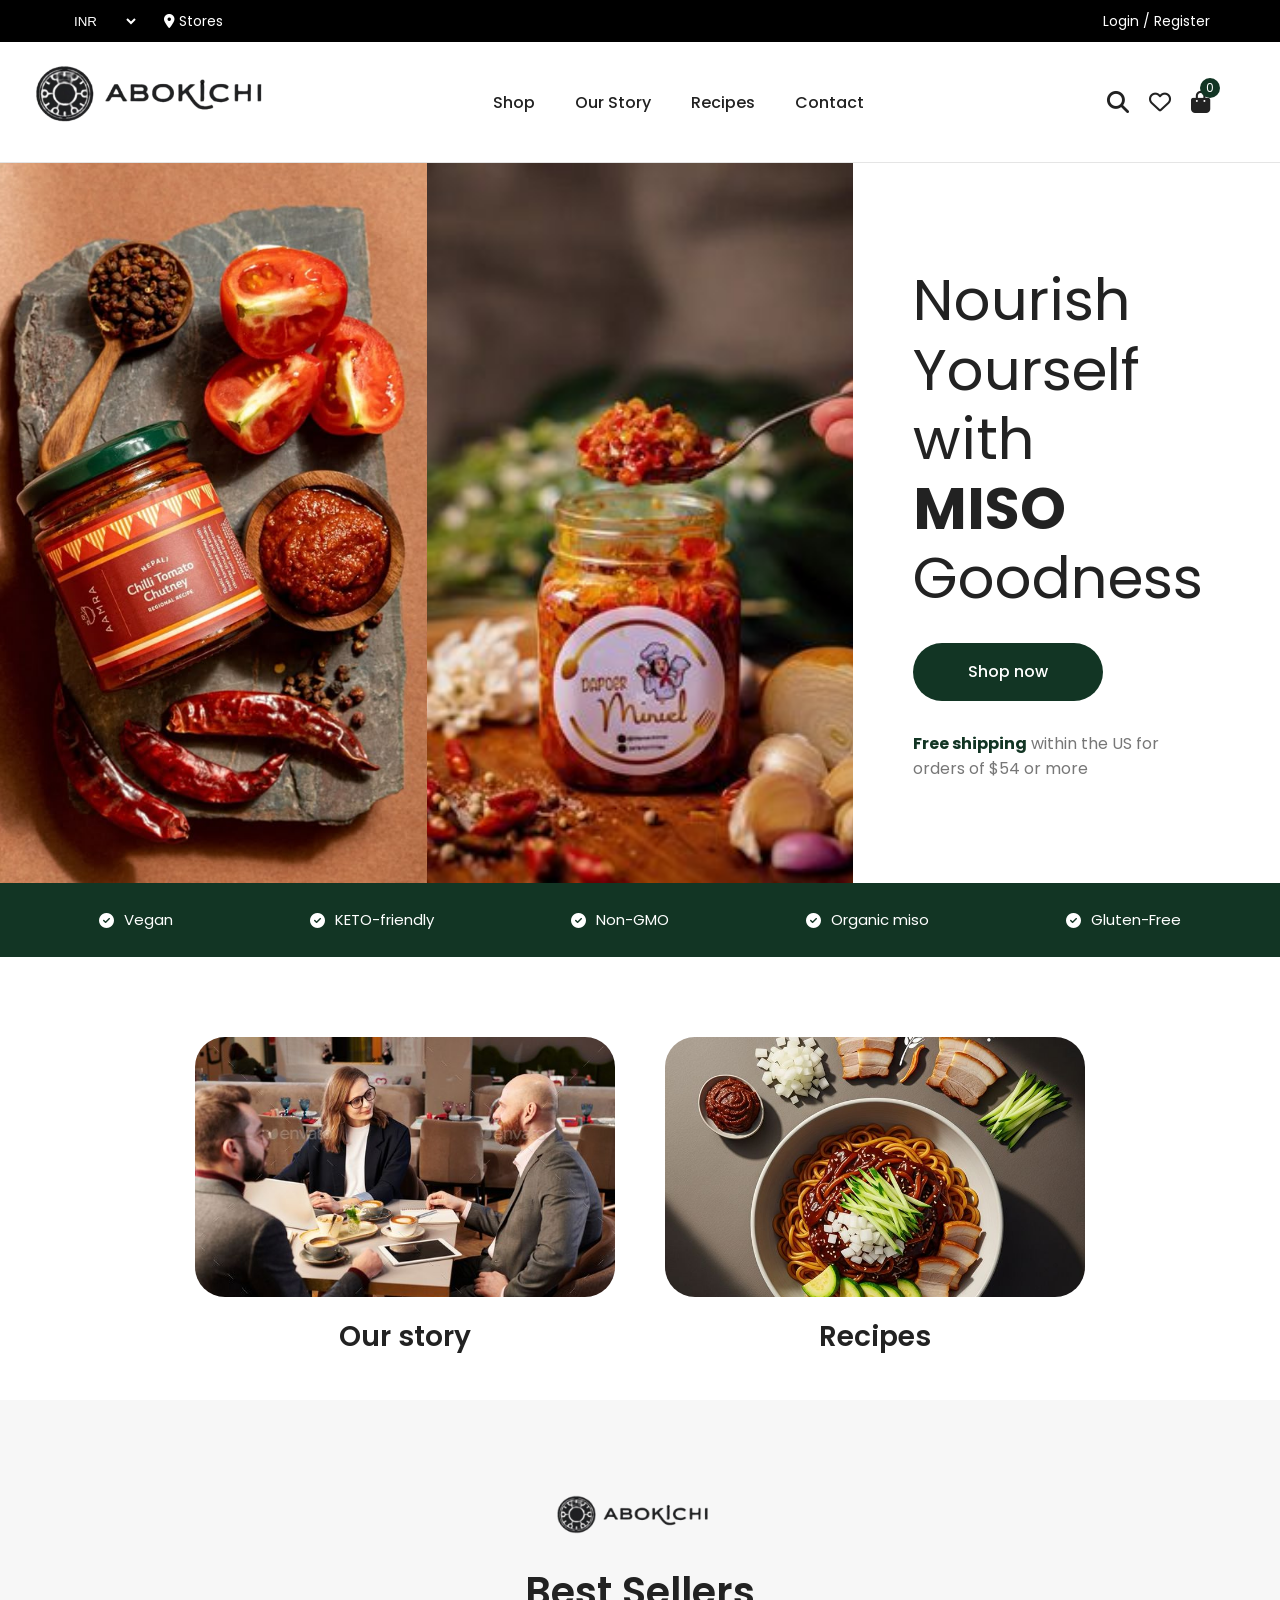
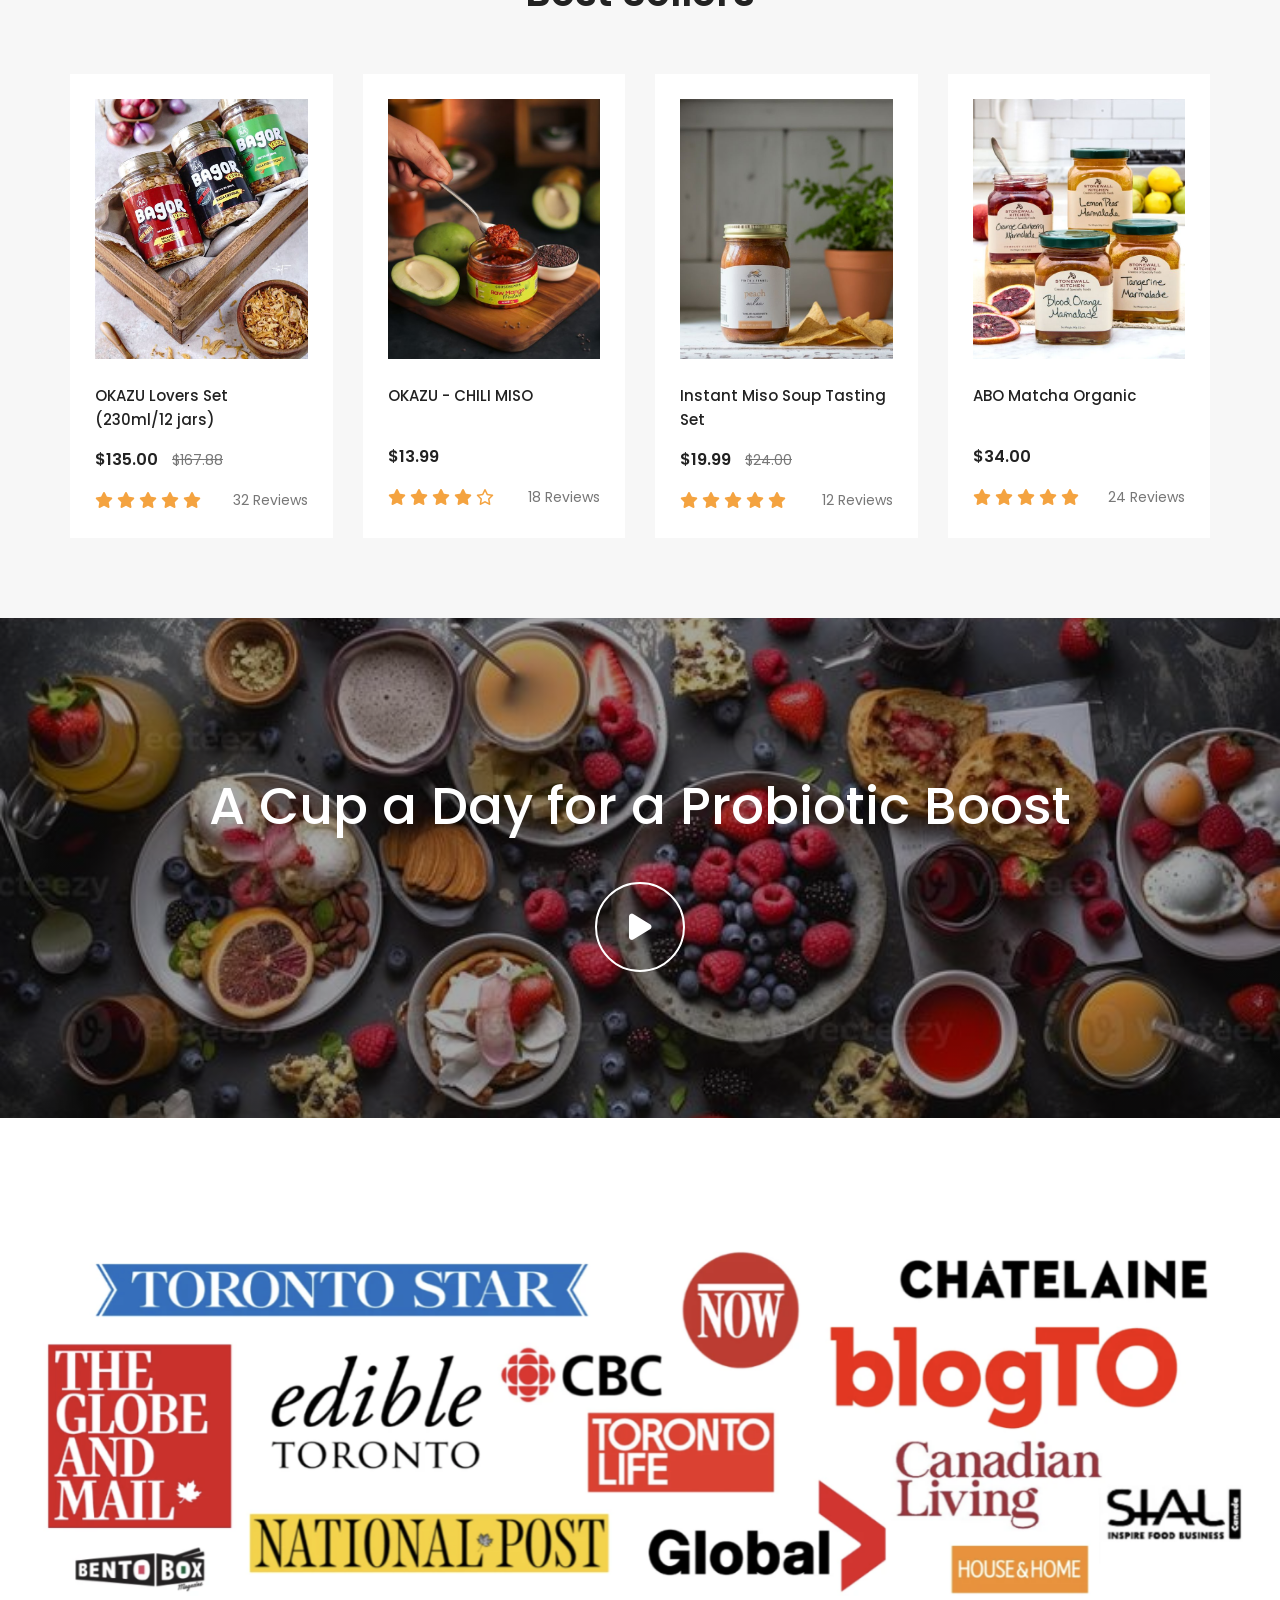
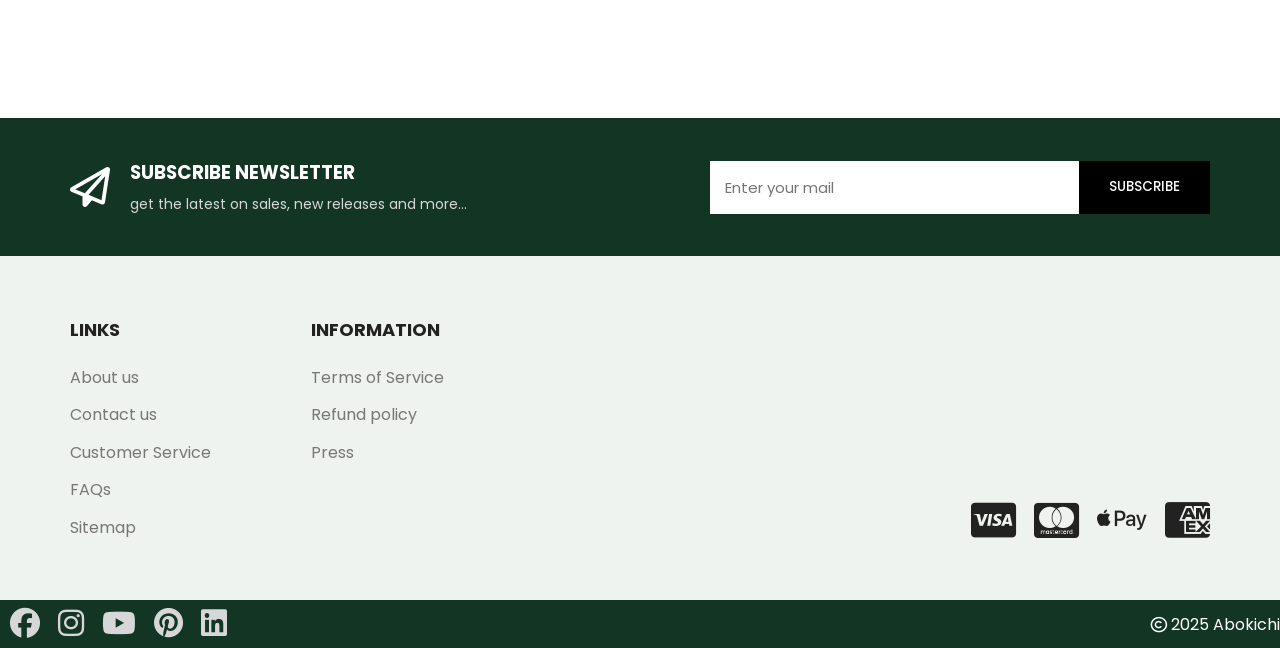
<file: index.html>
<!doctype html>
<html lang="en">
  <head>
    <title>Abokichi</title>
    <meta charset="UTF-8" />
    <meta name="viewport" content="width=device-width, initial-scale=1.0" />
    <meta
      name="description"
      content="Abokichi - Nourish Yourself with Miso Goodness"
    />
    <link rel="preconnect" href="https://fonts.googleapis.com" />
    <link rel="preconnect" href="https://fonts.gstatic.com" crossorigin />
    <link
      href="https://fonts.googleapis.com/css2?family=Poppins:wght@300;400;500;600;700&display=swap"
      rel="stylesheet"
    />
    <link
      rel="stylesheet"
      href="https://cdnjs.cloudflare.com/ajax/libs/font-awesome/6.5.2/css/all.min.css"
    />
    <link rel="stylesheet" href="./css/style.css" />
  </head>
  <body>
    <header>
      <div class="top-bar">
        <div class="top-left">
          <div class="currency-selection">
            <select class="currency">
              <option value="INR">INR</option>
              <option value="USD">USD</option>
              <option value="POUND">POUND</option>
              <option value="YEN">YEN</option>
            </select>
          </div>

          <div class="store-location">
            <i class="fa-solid fa-location-dot"></i>
            <span>Stores</span>
          </div>
        </div>

        <div class="top-right">
          <a href="#">Login / Register</a>
        </div>
      </div>

      <nav class="navbar">
        <div class="logo">
          <a href="index.html">
            <img src="./assets/icon/logo.png" alt="Abokichi Logo" />
          </a>
        </div>

        <ul class="nav-links">
          <li><a href="products.html">Shop</a></li>
          <li><a href="#">Our Story</a></li>
          <li><a href="#">Recipes</a></li>
          <li><a href="#">Contact</a></li>
        </ul>

        <div class="nav-icons">
          <button aria-label="Search">
            <i class="fa-solid fa-magnifying-glass"></i>
          </button>

          <button aria-label="Wishlist">
            <i class="fa-regular fa-heart"></i>
          </button>

          <button aria-label="Cart" class="cart-btn">
            <i class="fa-solid fa-bag-shopping"></i>
            <span class="cart-count" id="cart-count"> 0 </span>
          </button>
        </div>
      </nav>
    </header>

    <main>
      <section class="hero-section">
        <div class="hero-images">
          <div class="hero-image-left">
            <img src="./assets/image/hero-page-left.jpeg" alt="Food Bowl" />
          </div>

          <div class="hero-image-right">
            <img src="./assets/image/hero-page-right.jpeg" alt="Healthy Food" />
          </div>
        </div>

        <div class="hero-content">
          <h1>
            Nourish <br />
            Yourself with <br />
            <span>MISO</span> <br />
            Goodness
          </h1>

          <a href="products.html" class="shop-btn"> Shop now </a>

          <p>
            <strong>Free shipping</strong>
            within the US for orders of $54 or more
          </p>
        </div>
      </section>

      <section class="feature-bar">
        <div class="feature-item">
          <i class="fa-solid fa-circle-check"></i>
          <span>Vegan</span>
        </div>

        <div class="feature-item">
          <i class="fa-solid fa-circle-check"></i>
          <span>KETO-friendly</span>
        </div>

        <div class="feature-item">
          <i class="fa-solid fa-circle-check"></i>
          <span>Non-GMO</span>
        </div>

        <div class="feature-item">
          <i class="fa-solid fa-circle-check"></i>
          <span>Organic miso</span>
        </div>

        <div class="feature-item">
          <i class="fa-solid fa-circle-check"></i>
          <span>Gluten-Free</span>
        </div>
      </section>

      <section class="story-recipes">
        <article class="story-card">
          <img src="./assets/image/story.jpeg" alt="Our Story" />
          <h2>Our story</h2>
        </article>

        <article class="story-card">
          <img src="./assets/image/recipe.jpeg" alt="Recipes" />
          <h2>Recipes</h2>
        </article>
      </section>

      <section class="best-sellers">
        <div class="section-title">
          <img src="./assets/icon/logo.png" alt="Logo Icon" />
          <h2>Best Sellers</h2>
        </div>

        <div class="product-grid">
          <article class="product-card">
            <a href="products.html">
              <img src="./assets/image/product1.jpeg" alt="Product 1" />
            </a>
            <h3>OKAZU Lovers Set (230ml/12 jars)</h3>
            <div class="price">
              <span class="new-price">$135.00</span>
              <span class="old-price">$167.88</span>
            </div>

            <div class="ratings">
              <div class="stars">
                <i class="fa-solid fa-star"></i>
                <i class="fa-solid fa-star"></i>
                <i class="fa-solid fa-star"></i>
                <i class="fa-solid fa-star"></i>
                <i class="fa-solid fa-star"></i>
              </div>
              <span>32 Reviews</span>
            </div>
          </article>

          <article class="product-card">
            <a href="products.html">
              <img src="./assets/image/product2.jpeg" alt="Product 2" />
            </a>
            <h3>OKAZU - CHILI MISO</h3>
            <div class="price">
              <span class="new-price">$13.99</span>
            </div>
            <div class="ratings">
              <div class="stars">
                <i class="fa-solid fa-star"></i>
                <i class="fa-solid fa-star"></i>
                <i class="fa-solid fa-star"></i>
                <i class="fa-solid fa-star"></i>
                <i class="fa-regular fa-star"></i>
              </div>
              <span>18 Reviews</span>
            </div>
          </article>

          <article class="product-card">
            <a href="products.html">
              <img src="./assets/image/product3.jpeg" alt="Product 3" />
            </a>
            <h3>Instant Miso Soup Tasting Set</h3>
            <div class="price">
              <span class="new-price">$19.99</span>
              <span class="old-price">$24.00</span>
            </div>
            <div class="ratings">
              <div class="stars">
                <i class="fa-solid fa-star"></i>
                <i class="fa-solid fa-star"></i>
                <i class="fa-solid fa-star"></i>
                <i class="fa-solid fa-star"></i>
                <i class="fa-solid fa-star"></i>
              </div>
              <span>12 Reviews</span>
            </div>
          </article>

          <article class="product-card">
            <a href="products.html">
              <img src="./assets/image/product4.jpeg" alt="Product 4" />
            </a>
            <h3>ABO Matcha Organic</h3>
            <div class="price">
              <span class="new-price">$34.00</span>
            </div>
            <div class="ratings">
              <div class="stars">
                <i class="fa-solid fa-star"></i>
                <i class="fa-solid fa-star"></i>
                <i class="fa-solid fa-star"></i>
                <i class="fa-solid fa-star"></i>
                <i class="fa-solid fa-star"></i>
              </div>
              <span>24 Reviews</span>
            </div>
          </article>
        </div>
      </section>

      <section class="video-section">
        <div class="video-overlay">
          <h2>A Cup a Day for a Probiotic Boost</h2>
          <a
            href="https://youtu.be/UfAy3DPr8QE"
            target="_blank"
            class="play-btn"
            aria-label="Play Video"
          >
            <i class="fa-solid fa-play"></i>
          </a>
        </div>
      </section>

      <section class="brand-logos">
        <img src="./assets/image/partner-logos.png" alt="Toronto Star" />
      </section>

      <section class="newsletter">
        <div class="newsletter-left">
          <i class="fa-regular fa-paper-plane"></i>
          <div>
            <h3>SUBSCRIBE NEWSLETTER</h3>
            <p>get the latest on sales, new releases and more...</p>
          </div>
        </div>

        <form class="newsletter-form">
          <input type="email" placeholder="Enter your mail" required />
          <button type="submit">SUBSCRIBE</button>
        </form>
      </section>
    </main>

    <footer class="footer">
      <div class="footer-links">
        <div class="footer-column">
          <h4>LINKS</h4>
          <ul>
            <li><a href="#">About us</a></li>
            <li><a href="#">Contact us</a></li>
            <li><a href="#">Customer Service</a></li>
            <li><a href="#">FAQs</a></li>
            <li><a href="#">Sitemap</a></li>
          </ul>
        </div>

        <div class="footer-column">
          <h4>INFORMATION</h4>
          <ul>
            <li><a href="#">Terms of Service</a></li>
            <li><a href="#">Refund policy</a></li>
            <li><a href="#">Press</a></li>
          </ul>
        </div>
      </div>

      <div class="payment-methods">
        <i class="fa-brands fa-cc-visa"></i>
        <i class="fa-brands fa-cc-mastercard"></i>
        <i class="fa-brands fa-apple-pay"></i>
        <i class="fa-brands fa-cc-amex"></i>
      </div>
    </footer>

    <div class="Bottom-line">
      <div class="social-media">
        <a href="#"><i class="fa-brands fa-facebook"></i></a>
        <a href="#"><i class="fa-brands fa-instagram"></i></a>
        <a href="#"><i class="fa-brands fa-youtube"></i></a>
        <a href="#"><i class="fa-brands fa-pinterest"></i></a>
        <a href="#"><i class="fa-brands fa-linkedin"></i></a>
      </div>
      <div class="rights">
        <p><i class="fa-regular fa-copyright"></i> 2025 Abokichi</p>
      </div>
    </div>
  </body>
</html>
</file>
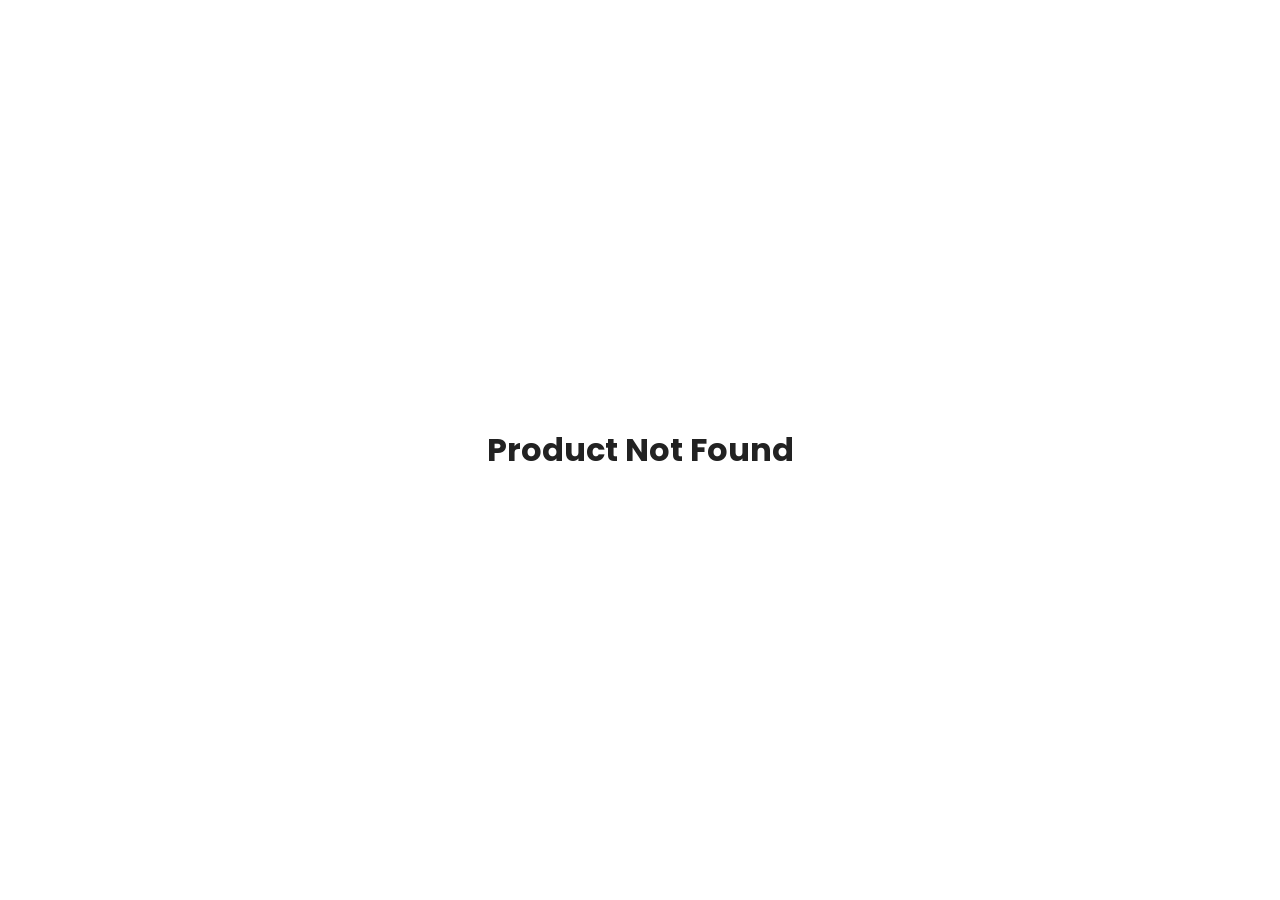
<file: product-detail.html>
<!doctype html>
<html lang="en">
  <head>
    <meta charset="UTF-8" />
    <meta name="viewport" content="width=device-width, initial-scale=1.0" />
    <title>Product Detail | Abokichi</title>
    <link href="https://fonts.googleapis.com/css2?family=Poppins:wght@300;400;500;600;700&display=swap" rel="stylesheet"/>
    <link rel="stylesheet" href="https://cdnjs.cloudflare.com/ajax/libs/font-awesome/6.5.2/css/all.min.css"/>
    <link rel="stylesheet" href="./css/style.css" />
    <link rel="stylesheet" href="./css/details.css" />
  </head>

  <body>
    <header>
      <div class="top-bar">
        <div class="top-left">
          <div class="currency-selection">
            <select class="currency">
              <option value="INR">INR</option>
              <option value="USD">USD</option>
              <option value="POUND">POUND</option>
              <option value="YEN">YEN</option>
            </select>
          </div>

          <div class="store-location">
            <i class="fa-solid fa-location-dot"></i>
            <span>Stores</span>
          </div>
        </div>

        <div class="top-right">
          <a href="#">Login / Register</a>
        </div>
      </div>

      <nav class="navbar">
        <div class="logo">
          <a href="index.html">
            <img src="./assets/icon/logo.png" alt="Abokichi Logo" />
          </a>
        </div>

        <ul class="nav-links">
          <li><a href="products.html">Shop</a></li>
          <li><a href="#">Our Story</a></li>
          <li><a href="#">Recipes</a></li>
          <li><a href="#">Contact</a></li>
        </ul>

        <div class="nav-icons">
          <button aria-label="Search">
            <i class="fa-solid fa-magnifying-glass"></i>
          </button>

          <button aria-label="Wishlist">
            <i class="fa-regular fa-heart"></i>
          </button>

          <button aria-label="Cart" class="">
            <i class="fa-solid fa-bag-shopping"></i>
            <span class="cart-count" id="cart-count"> 0 </span>
          </button>
        </div>
      </nav>
    </header>

    <main class="detail-wrapper">
      <div class="breadcrumb">
        <a href="products.html" style="color:rgb(82, 82, 82);text-decoration:underline">Shop ></a><span></span>
      </div>

      <section class="product-section">
        <div class="gallery-section">
          <div class="main-image">
            <img id="mainImage" src="" alt="Product" />
          </div>

          <div class="thumbnail-wrapper">
            <button class="arrow-btn">
              <i class="fa-solid fa-chevron-left"></i>
            </button>

            <div class="thumbnails" id="thumbnailContainer"></div>

            <button class="arrow-btn">
              <i class="fa-solid fa-chevron-right"></i>
            </button>
          </div>
        </div>

        <div class="product-info">
          <h1 id="product-title"></h1>

          <div class="price-row">
            <span class="price" id="product-price"></span>
            <span class="old-price" id="product-old-price"> </span>
          </div>

          <div class="rating-row">
            <div class="stars" id="product-stars"></div>
            <span id="product-reviews"></span>
          </div>

          <p class="short-description" id="product-description"></p>

          <div class="button-group">
            <button class="cart-btn">ADD TO CART</button>
            <button class="buy-btn">Buy Now</button>
          </div>

          <button id="wishlist-btn">
            <i class="fa-regular fa-heart" id="toggle"></i>
            WISHLIST
          </button>

          <div class="share-row">
            <span>SHARE:</span>

            <div class="share-icons">
              <i class="fa-brands fa-facebook-f"></i>
              <i class="fa-brands fa-twitter"></i>
              <i class="fa-brands fa-pinterest-p"></i>
            </div>
          </div>
        </div>
      </section>

      <section class="tabs-section">
        <div class="tab-buttons">
          <button class="tab-btn active-tab" data-tab="description">DESCRIPTION</button>
          <button class="tab-btn" data-tab="reviews">REVIEWS</button>
          <button class="tab-btn" data-tab="videos">VIDEOS</button>
          <button class="tab-btn" data-tab="comments">COMMENTS</button>
        </div>

        <div class="tab-content">
          <div class="tab-panel active-panel" id="description">
            <p>
              Your new cooking BFF! You can add this to virtually everything.
              Try it on rice, on meat or tofu, in your burger, ramen and pretty
              much anything.
            </p>
            <br />
            <p>
              Chili OKAZU is an umami-rich chili, miso, and sesame oil based
              condiment often eaten with rice in Japan, which can also be used
              to top chicken, burgers, fish, eggs, potatoes, and more.
            </p>
            <br />
            <p>
              Use it as a marinade or as an ingredient in your own homemade
              salad dressing, this condiment is versatile and we encourage you
              to experiment.
            </p>
            <br />
            <p>HEAT LEVEL: MILD-MEDIUM</p>
            <br />
            <p>
              INGREDIENTS: SUNFLOWER OIL, SESAME OIL, GARLIC, MISO PASTE, TAMARI
              SOY SAUCE, CHILI POWDER.
            </p>
          </div>

          <div class="tab-panel" id="reviews">
            <p>No reviews yet.</p>
          </div>

          <div class="tab-panel" id="videos">
            <iframe
              width="100%"
              height="450"
              src="https://www.youtube.com/embed/UfAy3DPr8QE"
              title="YouTube Video"
              frameborder="0"
              allowfullscreen
            >
            </iframe>
          </div>

          <div class="tab-panel" id="comments">
            <p>No comments yet.</p>
          </div>
        </div>
      </section>
    </main>

     <footer class="footer">
      <div class="footer-links">
        <div class="footer-column">
          <h4>LINKS</h4>
          <ul>
            <li><a href="#">About us</a></li>
            <li><a href="#">Contact us</a></li>
            <li><a href="#">Customer Service</a></li>
            <li><a href="#">FAQs</a></li>
            <li><a href="#">Sitemap</a></li>
          </ul>
        </div>

        <div class="footer-column">
          <h4>INFORMATION</h4>
          <ul>
            <li><a href="#">Terms of Service</a></li>
            <li><a href="#">Refund policy</a></li>
            <li><a href="#">Press</a></li>
          </ul>
        </div>
      </div>

      <div class="payment-methods">
        <i class="fa-brands fa-cc-visa"></i>
        <i class="fa-brands fa-cc-mastercard"></i>
        <i class="fa-brands fa-apple-pay"></i>
        <i class="fa-brands fa-cc-amex"></i>
      </div>
    </footer>

    <div class="Bottom-line">
      <div class="social-media">
        <a href="#"><i class="fa-brands fa-facebook"></i></a>
        <a href="#"><i class="fa-brands fa-instagram"></i></a>
        <a href="#"><i class="fa-brands fa-youtube"></i></a>
        <a href="#"><i class="fa-brands fa-pinterest"></i></a>
        <a href="#"><i class="fa-brands fa-linkedin"></i></a>
      </div>
      <div class="rights">
        <p><i class="fa-regular fa-copyright"></i> 2025 Abokichi</p>
      </div>
    </div>
    <script src="./js/data.js"></script>
    <script src="./js/details.js"></script>
  </body>
</html>
</file>
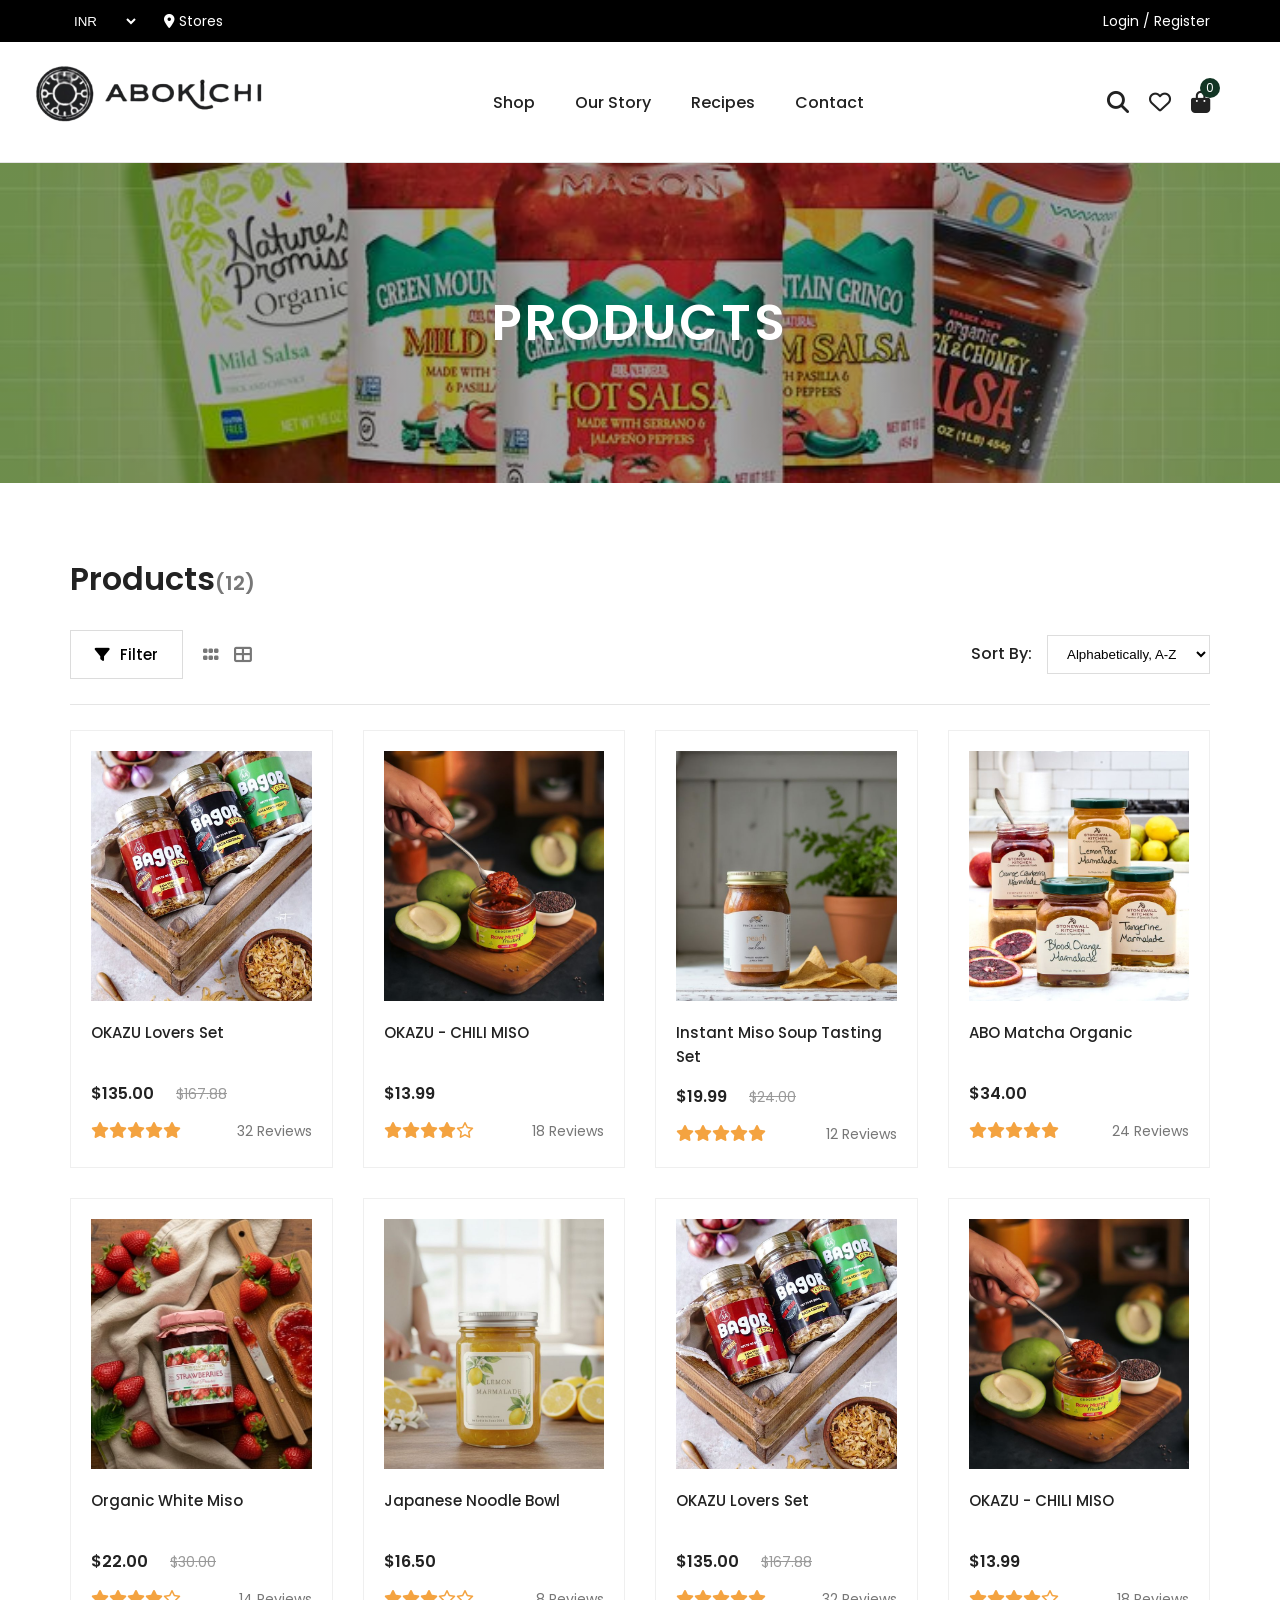
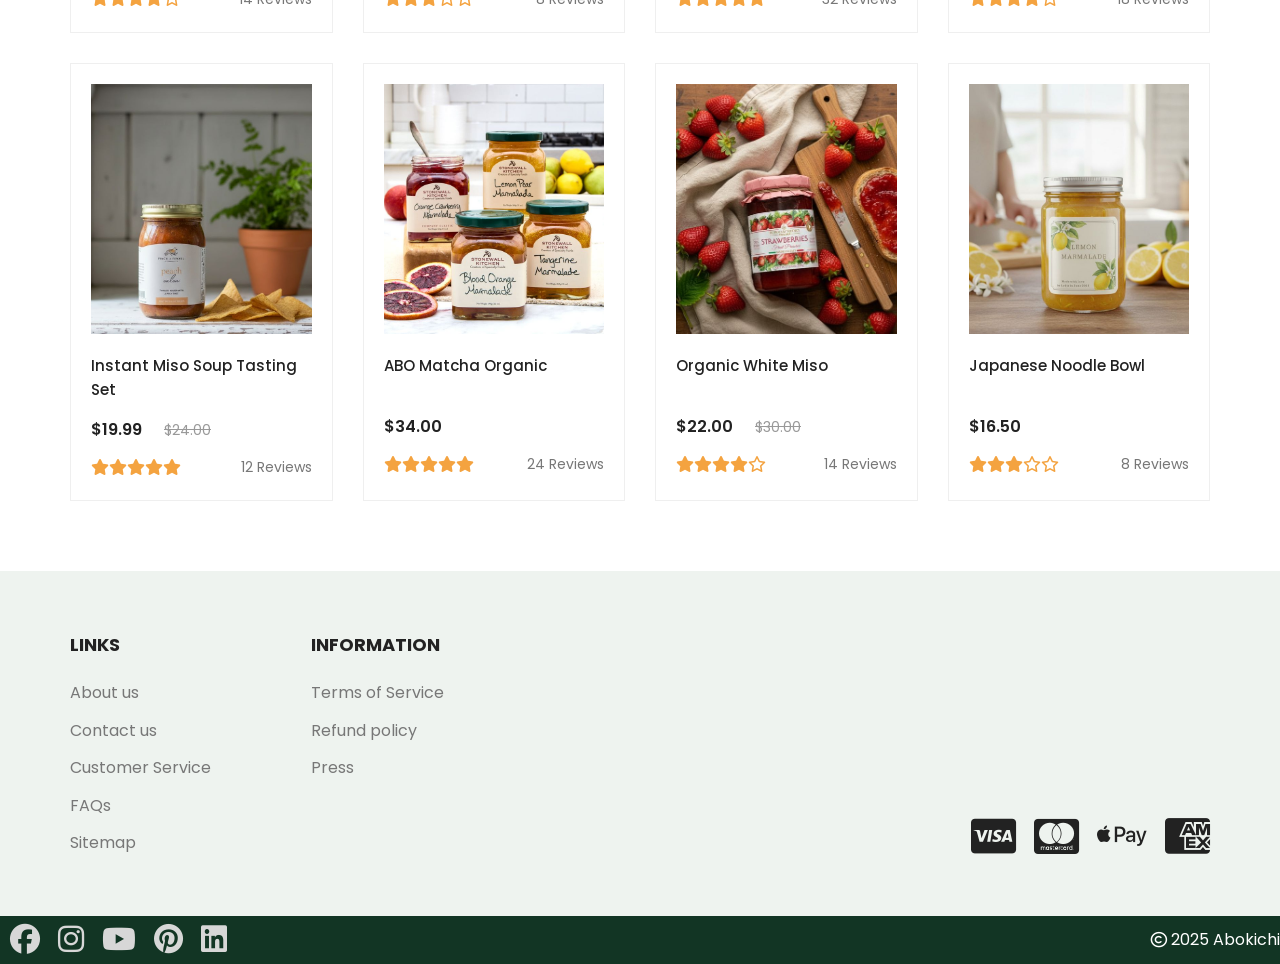
<file: products.html>
<!doctype html>
<html lang="en">
  <head>
    <meta charset="UTF-8" />
    <meta name="viewport" content="width=device-width, initial-scale=1.0" />
    <title>Products | Abokichi</title>
    <link
      href="https://fonts.googleapis.com/css2?family=Poppins:wght@300;400;500;600;700&display=swap"
      rel="stylesheet"
    />
    <link
      rel="stylesheet"
      href="https://cdnjs.cloudflare.com/ajax/libs/font-awesome/6.5.2/css/all.min.css"
    />
    <link rel="stylesheet" href="./css/style.css" />
    <link rel="stylesheet" href="./css/products.css" />
  </head>

  <body>
    <header>
      <div class="top-bar">
        <div class="top-left">
          <div class="currency-selection">
            <select class="currency">
              <option value="INR">INR</option>
              <option value="USD">USD</option>
              <option value="POUND">POUND</option>
              <option value="YEN">YEN</option>
            </select>
          </div>

          <div class="store-location">
            <i class="fa-solid fa-location-dot"></i>
            <span>Stores</span>
          </div>
        </div>

        <div class="top-right">
          <a href="#"> Login / Register </a>
        </div>
      </div>

      <nav class="navbar">
        <div class="logo">
          <a href="index.html">
            <img src="./assets/icon/logo.png" alt="Abokichi Logo" />
          </a>
        </div>

        <ul class="nav-links">
          <li><a href="products.html"> Shop </a></li>
          <li><a href="#"> Our Story </a></li>
          <li><a href="#"> Recipes </a></li>
          <li><a href="#"> Contact </a></li>
        </ul>

        <div class="nav-icons">
          <button>
            <i class="fa-solid fa-magnifying-glass"></i>
          </button>

          <button>
            <i class="fa-regular fa-heart"></i>
          </button>

          <button class="cart-btn">
            <i class="fa-solid fa-bag-shopping"></i>
            <span class="cart-count"> 0 </span>
          </button>
        </div>
      </nav>
    </header>

    <main>
      <section class="products-hero">
        <div class="products-overlay">
          <h1>PRODUCTS</h1>
        </div>
      </section>

      <section class="products-section">
        <div class="products-top">
          <h2>Products<span id="product-count">(0)</span></h2>
        </div>

        <div class="filter-sort-bar">
          <div class="left-controls">
            <button id="filter-btn" class="filter-btn">
              <i class="fa-solid fa-filter"></i>
              Filter
            </button>

            <div class="grid-icons">
              <button>
                <i class="fa-solid fa-grip"></i>
              </button>

              <button>
                <i class="fa-solid fa-table-cells-large"></i>
              </button>
            </div>
          </div>

          <div class="sort-wrapper">
            <label for="sort"> Sort By: </label>

            <select id="sort">
              <option value="default">Alphabetically, A-Z</option>
              <option value="low-high">Price Low to High</option>
              <option value="high-low">Price High to Low</option>
              <option value="rating">Rating</option>
            </select>
          </div>
        </div>

        <div class="filter-panel" id="filter-panel">
          <div class="filter-column">
            <h3>Categories</h3>
            <label>
              <input type="checkbox" value="Miso" class="category-filter" />
              Chili oilOkazu
            </label>

            <label>
              <input type="checkbox" value="Soup" class="category-filter" />
              Miso Soup
            </label>

            <label>
              <input type="checkbox" value="Tea" class="category-filter" />
              Instant Matcha
            </label>

            <label>
              <input
                type="checkbox"
                value="Organic"
                class="category-filter"
              />Coffee
            </label>
          </div>

          <div class="filter-column">
            <h3>Type</h3>
            <label>
              <input type="checkbox" value="single" class="type-filter" />Single
              Pack
            </label>
            <label>
              <input type="checkbox" value="multi" class="type-filter" />Multi
              Set
            </label>
          </div>

          <div class="filter-column">
            <h3>Flavours</h3>
            <label>
              <input
                type="radio"
                name="rating"
                value="5"
                class="rating-filter"
              />
              5 Star
            </label>

            <label>
              <input
                type="radio"
                name="rating"
                value="4"
                class="rating-filter"
              />
              4 Star & Above
            </label>

            <label>
              <input
                type="radio"
                name="rating"
                value="3"
                class="rating-filter"
              />
              3 Star & Above
            </label>
          </div>
        </div>
        <div class="products-grid" id="product-grid"></div>
      </section>
    </main>

    <footer class="footer">
      <div class="footer-links">
        <div class="footer-column">
          <h4>LINKS</h4>
          <ul>
            <li><a href="#">About us</a></li>
            <li><a href="#">Contact us</a></li>
            <li><a href="#">Customer Service</a></li>
            <li><a href="#">FAQs</a></li>
            <li><a href="#">Sitemap</a></li>
          </ul>
        </div>

        <div class="footer-column">
          <h4>INFORMATION</h4>
          <ul>
            <li><a href="#">Terms of Service</a></li>
            <li><a href="#">Refund policy</a></li>
            <li><a href="#">Press</a></li>
          </ul>
        </div>
      </div>

      <div class="payment-methods">
        <i class="fa-brands fa-cc-visa"></i>
        <i class="fa-brands fa-cc-mastercard"></i>
        <i class="fa-brands fa-apple-pay"></i>
        <i class="fa-brands fa-cc-amex"></i>
      </div>
    </footer>

    <div class="Bottom-line">
      <div class="social-media">
        <a href="#"><i class="fa-brands fa-facebook"></i></a>
        <a href="#"><i class="fa-brands fa-instagram"></i></a>
        <a href="#"><i class="fa-brands fa-youtube"></i></a>
        <a href="#"><i class="fa-brands fa-pinterest"></i></a>
        <a href="#"><i class="fa-brands fa-linkedin"></i></a>
      </div>
      <div class="rights">
        <p><i class="fa-regular fa-copyright"></i> 2025 Abokichi</p>
      </div>
    </div>

    <script src="./js/data.js"></script>
    <script src="./js/products.js"></script>
  </body>
</html>
</file>
<file: css/style.css>
* {
  margin: 0;
  padding: 0;
  box-sizing: border-box;
}

:root {
  --primary-color: #123524;
  --secondary-color: #f5f5f5;
  --text-dark: #222222;
  --text-light: #777777;
  --white: #ffffff;
  --border-color: #e5e5e5;
  --star-color: #f4a340;
  --transition: 0.3s ease;
}

body {
  font-family: "Poppins", sans-serif;
  background-color: var(--white);
  color: var(--text-dark);
  line-height: 1.6;
}

img {
  width: 100%;
  display: block;
}

a {
  text-decoration: none;
  color: inherit;
}

ul {
  list-style: none;
}

button,
input {
  font-family: inherit;
  border: none;
  outline: none;
}

button {
  cursor: pointer;
}

.top-bar {
  background-color: #000000;
  color: var(--white);
  display: flex;
  justify-content: space-between;
  align-items: center;
  padding: 10px 70px;
  font-size: 14px;
}

.top-left {
  display: flex;
  align-items: center;
  gap: 25px;
}

.currency {
  background-color: #000000;
  color: white;
  border: none;
}

.top-right a {
  transition: var(--transition);
}

.top-right a:hover {
  opacity: 0.7;
}

.navbar {
  display: flex;
  justify-content: space-between;
  align-items: center;
  padding: 0px 70px;
  border-bottom: 1px solid var(--border-color);
}

.logo img {
  width: 180px;
  transform: scale(2);
}

.nav-links {
  display: flex;
  align-items: center;
  gap: 40px;
}

.nav-links a {
  font-size: 16px;
  font-weight: 500;
  transition: var(--transition);
}

.nav-links a:hover {
  color: var(--primary-color);
}

.nav-icons {
  display: flex;
  align-items: center;
  gap: 20px;
}

.nav-icons button {
  background: transparent;
  font-size: 22px;
  color: var(--text-dark);
  position: relative;
  transition: var(--transition);
}

.nav-icons button:hover {
  color: var(--primary-color);
}

.cart-count {
  position: absolute;
  top: -8px;
  right: -10px;
  width: 20px;
  height: 20px;
  border-radius: 50%;
  background-color: var(--primary-color);
  color: var(--white);
  display: flex;
  justify-content: center;
  align-items: center;
  font-size: 12px;
}

.hero-section {
  display: grid;
  grid-template-columns: 2fr 1fr;
  height: 80vh;
  min-height: 650px;
}

.hero-images {
  display: grid;
  grid-template-columns: 1fr 1fr;
  height: 100%;
  min-width: 0;
}

.hero-images img {
  width: 100%;
  height: 80vh;
  min-height: 0;
  object-fit: cover;
}

.hero-content {
  background-color: #ffffff;
  display: flex;
  flex-direction: column;
  justify-content: center;
  padding: 60px;
}

.hero-content h1 {
  font-size: 58px;
  font-weight: 400;
  line-height: 1.2;
  margin-bottom: 30px;
}

.hero-content h1 span {
  font-weight: 700;
}

.shop-btn {
  width: fit-content;
  background-color: var(--primary-color);
  color: var(--white);
  padding: 16px 55px;
  border-radius: 40px;
  font-size: 16px;
  font-weight: 500;
  transition: var(--transition);
  margin-bottom: 30px;
}

.shop-btn:hover {
  transform: translateY(-3px);
}

.hero-content p {
  color: var(--text-light);
  max-width: 280px;
}

.hero-content p strong {
  color: var(--primary-color);
}

.feature-bar {
  background-color: var(--primary-color);
  display: flex;
  justify-content: space-around;
  align-items: center;
  padding: 25px 30px;
}

.feature-item {
  display: flex;
  align-items: center;
  gap: 10px;
  color: var(--white);
  font-size: 15px;
}

.story-recipes {
  display: flex;
  justify-content: center;
  gap: 50px;
  padding: 80px 70px 40px;
}

.story-card {
  text-align: center;
}

.story-card img {
  width: 420px;
  height: 260px;
  object-fit: cover;
  border-radius: 30px;
}

.story-card img:hover {
  transform: scale(1.1);
  transition: ease-in-out 1s;
}

.story-card h2 {
  margin-top: 18px;
  font-size: 28px;
  font-weight: 600;
}

.section-title {
  text-align: center;
  margin-bottom: 50px;
}

.section-title img {
  width: 120px;
  margin: 0 auto 0px;
  transform: scale(2);
}

.section-title h2 {
  font-size: 40px;
  font-weight: 600;
}

.best-sellers {
  background-color: #f7f7f7;
  padding: 80px 70px;
}

.product-grid {
  display: grid;
  grid-template-columns: repeat(4, 1fr);
  gap: 30px;
}

.product-card {
  background-color: var(--white);
  padding: 25px;
  transition: var(--transition);
}

.product-card:hover {
  transform: translateY(-5px);
}

.product-card img {
  height: 260px;
  object-fit: cover;
  margin-bottom: 25px;
}

.product-card h3 {
  font-size: 15px;
  font-weight: 500;
  margin-bottom: 15px;
  min-height: 45px;
}

.price {
  margin-bottom: 15px;
}

.new-price {
  font-weight: 600;
  margin-right: 10px;
}

.old-price {
  color: var(--text-light);
  text-decoration: line-through;
  font-size: 14px;
}

.ratings {
  display: flex;
  justify-content: space-between;
  align-items: center;
}

.stars {
  color: var(--star-color);
}

.ratings span {
  color: var(--text-light);
  font-size: 14px;
}

.video-section {
  background-image:
    linear-gradient(rgba(0, 0, 0, 0.35), rgba(0, 0, 0, 0.35)),
    url("../assets/image/video-image.jpg");
  background-size: cover;
  background-position: center;
  height: 500px;
  display: flex;
  justify-content: center;
  align-items: center;
}

.video-overlay {
  text-align: center;
  color: var(--white);
}

.video-overlay h2 {
  font-size: 52px;
  font-weight: 500;
  margin-bottom: 35px;
}

.play-btn {
  width: 90px;
  height: 90px;
  border-radius: 50%;
  border: 2px solid var(--white);
  display: inline-flex;
  justify-content: center;
  align-items: center;
  font-size: 30px;
  transition: var(--transition);
}

.play-btn:hover {
  background-color: var(--white);
  color: var(--primary-color);
}

.brand-logos {
  display: grid;
  justify-content: center;
  align-items: center;
}

.brand-logos img {
  object-fit: contain;
  height: 600px;
  width: 100%;
}

.newsletter {
  background-color: var(--primary-color);
  color: var(--white);
  display: flex;
  justify-content: space-between;
  align-items: center;
  padding: 40px 70px;
}

.newsletter-left {
  display: flex;
  align-items: center;
  gap: 20px;
}

.newsletter-left i {
  font-size: 40px;
}

.newsletter-left h3 {
  margin-bottom: 5px;
}

.newsletter-left p {
  font-size: 14px;
  color: #d7d7d7;
}

.newsletter-form {
  display: flex;
  width: 500px;
}

.newsletter-form input {
  flex: 1;
  padding: 15px;
  font-size: 15px;
}

.newsletter-form button {
  background-color: #000000;
  color: var(--white);

  padding: 0 30px;
  font-weight: 500;
}

.footer {
  background-color: #eef3ef;
  display: flex;
  justify-content: space-between;
  align-items: flex-end;
  padding: 60px 70px;
}

.footer-links {
  display: flex;
  gap: 100px;
}

.footer-column h4 {
  margin-bottom: 20px;
  font-size: 18px;
}

.footer-column ul {
  display: flex;
  flex-direction: column;
  gap: 12px;
}

.footer-column a {
  color: var(--text-light);
  transition: var(--transition);
}

.footer-column a:hover {
  color: var(--primary-color);
}

.payment-methods {
  display: flex;
  align-items: center;
  gap: 18px;
  font-size: 40px;
}

.Bottom-line {
  background-color: var(--primary-color);
  display: flex;
  justify-content: space-between;
  align-items: flex-end;
}

.social-media {
  color: #d7d7d7;
  font-size: 30px;
}

.social-media i {
  padding-left: 10px;
}

.rights {
  color: white;
  align-self: center;
}

@media (max-width: 1200px) {
  .product-grid {
    grid-template-columns: repeat(2, 1fr);
  }

  .hero-section {
    grid-template-columns: 1fr;
    height: auto;
  }

  .hero-images {
    height: clamp(320px, 58vw, 560px);
  }

  .hero-content {
    text-align: center;
    align-items: center;
  }
}

@media (max-width: 992px) {
  .navbar {
    flex-direction: column;
    gap: 30px;
  }

  .story-recipes {
    flex-direction: column;
    align-items: center;
  }

  .newsletter {
    flex-direction: column;
    gap: 30px;
  }

  .footer {
    flex-direction: column;
    gap: 40px;
    align-items: flex-start;
  }
}

@media (max-width: 768px) {
  .top-bar {
    flex-direction: column;
    gap: 10px;
    padding: 15px 20px;
  }

  .navbar {
    padding: 25px 20px;
  }

  .nav-links {
    flex-wrap: wrap;
    justify-content: center;
    gap: 20px;
  }

  .hero-images {
    grid-template-columns: 1fr;
    height: auto;
  }

  .hero-images img {
    height: clamp(260px, 70vw, 420px);
  }

  .hero-content {
    padding: 40px 20px;
  }

  .hero-content h1 {
    font-size: 42px;
  }

  .feature-bar {
    flex-direction: column;
    gap: 20px;
  }

  .product-grid {
    grid-template-columns: 1fr;
  }

  .brand-logos {
    width: 100%;
    height: auto;
  }

  .newsletter-form {
    width: 100%;
  }

  .footer-links {
    flex-direction: column;
    gap: 40px;
  }
}

@media (max-width: 576px) {
  .section-title h2 {
    font-size: 32px;
  }

  .video-overlay h2 {
    font-size: 34px;
  }

  .story-card img {
    width: 100%;
  }
}
</file>
<file: css/details.css>
.detail-wrapper {
  max-width: 1200px;
  margin: auto;
  padding-top: 20px;
}

.breadcrumb {
  font-size: 12px;
  color: #777;
  margin-bottom: 25px;
}

.product-section {
  display: grid;
  grid-template-columns: 350px 1fr;
  gap: 110px;
  padding: 0 50px 60px;
}

.main-image {
  border: 1px solid #e8e8e8;
  height: 360px;
  display: flex;
  justify-content: center;
  align-items: center;
  padding: 25px;
}

.main-image img {
  width: 220px;
  object-fit: fill;
}

.thumbnail-wrapper {
  display: flex;
  align-items: center;
  justify-content: center;
  gap: 15px;
  margin-top: 20px;
}

.thumbnails {
  display: flex;
  gap: 10px;
}

.thumbnail {
  width: 58px;
  height: 58px;
  border: 1px solid #ddd;
  object-fit: contain;
  padding: 5px;
  cursor: pointer;
}

.active-thumb {
  border-color: #000;
}

.arrow-btn {
  font-size: 18px;
  color: #777;
}

.product-info {
  padding-top: 10px;
  display: flex;
  flex-direction: column;
  justify-content: center;
  align-items: center;
}

.product-info h1 {
  font-size: 30px;
  font-weight: 600;
  margin-bottom: 12px;
}

.price-row {
  margin-bottom: 18px;
}

.price {
  font-size: 33px;
  font-weight: 700;
  margin-right: 10px;
}

.old-price {
  color: #999;
  text-decoration: line-through;
}

.rating-row {
  display: flex;
  align-items: center;
  gap: 12px;
  margin-bottom: 30px;
}

.stars {
  color: #f4a340;
  padding-right: 10px;
  border-right: 1px solid rgb(78, 78, 78);
}

.rating-row span {
  font-size: 12px;
  color: #888;
}

.short-description {
  text-align: center;
  font-weight: 800;
  font-size: 14px;
  color: #666;
  line-height: 1.9;
  max-width: 460px;
  margin-bottom: 35px;
}

.button-group {
  display: flex;
  gap: 18px;
  margin-bottom: 18px;
}

.cart-btn,
.buy-btn {
  width: 150px;
  height: 42px;
  font-size: 11px;
  font-weight: 600;
  transition: 0.3s ease;
}

.cart-btn {
  border: 1px solid #111;
}

.buy-btn {
  background: #000;
  color: white;
}

.cart-btn:hover {
  background: #000;
  color: white;
}

.buy-btn:hover {
  background: #123524;
}

#wishlist-btn {
  display: flex;
  align-items: center;
  gap: 8px;
  font-size: 14px;
  color: #555;
  margin-bottom: 20px;
}

.share-row {
  display: flex;
  align-items: center;
  gap: 15px;
  font-size: 11px;
}

.share-icons {
  display: flex;
  gap: 14px;
}

.tabs-section {
  border-top: 1px solid #ececec;
}

.tab-buttons {
  display: flex;
  justify-content: center;
  gap: 70px;
  padding: 20px 0;
  border-bottom: 1px solid #ececec;
}

.tab-btn {
  font-size: 13px;
  font-weight: 600;
  position: relative;
  color: #666;
}

.active-tab {
  color: #111;
}

.active-tab::after {
  content: "";
  position: absolute;
  left: 0;
  bottom: -20px;
  width: 100%;
  height: 2px;
  background: #111;
}

.tab-content {
  padding: 35px 80px 55px;
}

.tab-panel {
  display: none;
  font-size: 14px;
  font-weight: 800;
  color: #555;
  line-height: 2;
}

.active-panel {
  display: block;
}

@media (max-width: 992px) {
  .product-section {
    grid-template-columns: 1fr;
    gap: 60px;
    padding: 0 30px 50px;
  }

  .product-info {
    align-items: flex-start;
    text-align: left;
  }

  .short-description {
    text-align: left;
    max-width: 100%;
  }

  .tab-content {
    padding: 30px 40px 50px;
  }

  .tab-buttons {
    gap: 40px;
  }
}

@media (max-width: 768px) {
  .detail-wrapper {
    padding: 0 15px;
  }

  .product-section {
    grid-template-columns: 1fr;
    gap: 40px;
    padding: 0 0 40px;
  }

  .main-image {
    height: 300px;
    padding: 20px;
  }

  .main-image img {
    width: 180px;
  }

  .thumbnail-wrapper {
    gap: 10px;
    flex-wrap: wrap;
  }

  .thumbnail {
    width: 50px;
    height: 50px;
  }

  .product-info {
    align-items: center;
    text-align: center;
  }

  .product-info h1 {
    font-size: 26px;
  }

  .price {
    font-size: 28px;
  }

  .rating-row {
    flex-wrap: wrap;
    justify-content: center;
    gap: 8px;
  }

  .stars {
    border-right: none;
    padding-right: 0;
  }

  .short-description {
    font-size: 13px;
    line-height: 1.8;
    margin-bottom: 28px;
  }

  .button-group {
    width: 100%;
    flex-direction: column;
    align-items: center;
  }

  .cart-btn,
  .buy-btn {
    width: 100%;
    max-width: 280px;
  }

  #wishlist-btn {
    justify-content: center;
  }

  .share-row {
    flex-direction: column;
    gap: 10px;
  }

  .tab-buttons {
    gap: 20px;
    flex-wrap: wrap;
    padding: 15px 10px;
  }

  .tab-btn {
    font-size: 12px;
  }

  .active-tab::after {
    bottom: -15px;
  }

  .tab-content {
    padding: 25px 15px 40px;
  }

  .tab-panel {
    font-size: 13px;
    line-height: 1.8;
  }
}

@media (max-width: 480px) {
  .breadcrumb {
    font-size: 11px;
  }

  .main-image {
    height: 260px;
  }

  .main-image img {
    width: 150px;
  }

  .product-info h1 {
    font-size: 22px;
  }

  .price {
    font-size: 24px;
  }

  .old-price {
    font-size: 14px;
  }

  .button-group {
    gap: 12px;
  }

  .cart-btn,
  .buy-btn {
    height: 40px;
    font-size: 10px;
  }

  .tab-buttons {
    gap: 15px;
  }

  .tab-btn {
    font-size: 11px;
  }
}
</file>
<file: css/products.css>
.products-hero {
  height: 320px;
  background-image:
    linear-gradient(rgba(0, 0, 0, 0.35), rgba(0, 0, 0, 0.35)),
    url("../assets/image/products.jpg");
  background-size: cover;
  background-position: center;
  display: flex;
  justify-content: center;
  align-items: center;
}

.products-overlay h1 {
  color: white;
  font-size: 50px;
  font-weight: 600;
  letter-spacing: 3px;
}

.products-section {
  padding: 70px;
  background: #ffffff;
}

.products-top {
  margin-bottom: 25px;
}

.products-top h2 {
  font-size: 32px;
  font-weight: 600;
}

.products-top span {
  color: #777;
  font-size: 20px;
}

.filter-sort-bar {
  display: flex;
  justify-content: space-between;
  align-items: center;

  padding-bottom: 25px;
  border-bottom: 1px solid #e5e5e5;

  margin-bottom: 25px;
}

.left-controls {
  display: flex;
  align-items: center;
  gap: 20px;
}

.filter-btn {
  background: transparent;
  border: 1px solid #dcdcdc;
  padding: 12px 24px;
  display: flex;
  align-items: center;
  gap: 10px;
  font-size: 15px;
  font-weight: 500;
  transition: 0.3s ease;
}

.filter-btn:hover {
  background-color: #123524;
  color: white;
}

.grid-icons {
  display: flex;
  align-items: center;
  gap: 15px;
}

.grid-icons button {
  background: transparent;
  font-size: 18px;
  color: #777;
}

.grid-icons button:hover {
  color: #123524;
}

.sort-wrapper {
  display: flex;
  align-items: center;
  gap: 15px;
}

.sort-wrapper label {
  font-weight: 500;
}

.sort-wrapper select {
  padding: 10px 15px;
  border: 1px solid #ddd;
  background: white;
}

.filter-panel {
  display: none;
  grid-template-columns: repeat(3, 1fr);
  gap: 40px;
  background: #fafafa;
  padding: 35px;
  margin-bottom: 40px;
  border: 1px solid #eeeeee;
}

.filter-panel.active {
  display: grid;
}

.filter-column h3 {
  font-size: 22px;
  margin-bottom: 20px;
  position: relative;
  padding-left: 15px;
}

.filter-column h3::before {
  content: "";
  position: absolute;
  left: 0;
  top: 4px;
  width: 4px;
  height: 24px;
  background: #123524;
}

.filter-column label {
  display: block;
  margin-bottom: 16px;
  color: #555;
  cursor: pointer;
}

.filter-column input {
  margin-right: 10px;
}

.products-grid {
  display: grid;
  grid-template-columns: repeat(4, 1fr);

  gap: 30px;
}

.product-card {
  background: white;
  border: 1px solid #efefef;
  padding: 20px;
  transition: 0.3s ease;
}

.product-card:hover {
  transform: translateY(-5px);
  box-shadow: 0 8px 20px rgba(0, 0, 0, 0.08);
}

.product-card img {
  height: 250px;
  object-fit: cover;
  margin-bottom: 20px;
}

.product-card h3 {
  font-size: 15px;
  font-weight: 500;
  margin-bottom: 15px;
  min-height: 45px;
}

.price {
  margin-bottom: 12px;
}

.new-price {
  font-weight: 600;
}

.old-price {
  color: #999;
  text-decoration: line-through;
  margin-left: 8px;
  font-size: 14px;
}

.ratings {
  display: flex;
  justify-content: space-between;
  align-items: center;
}

.stars {
  color: #f4a340;
}

.ratings span {
  color: #777;
  font-size: 14px;
}

@media (max-width: 1200px) {
  .products-grid {
    grid-template-columns: repeat(3, 1fr);
  }
}

@media (max-width: 992px) {
  .products-grid {
    grid-template-columns: repeat(2, 1fr);
  }

  .filter-panel {
    grid-template-columns: 1fr;
  }
}

@media (max-width: 768px) {
  .products-section {
    padding: 40px 20px;
  }

  .filter-sort-bar {
    flex-direction: column;
    align-items: flex-start;
    gap: 20px;
  }

  .products-grid {
    grid-template-columns: 1fr;
  }

  .products-overlay h1 {
    font-size: 36px;
  }
}
</file>
